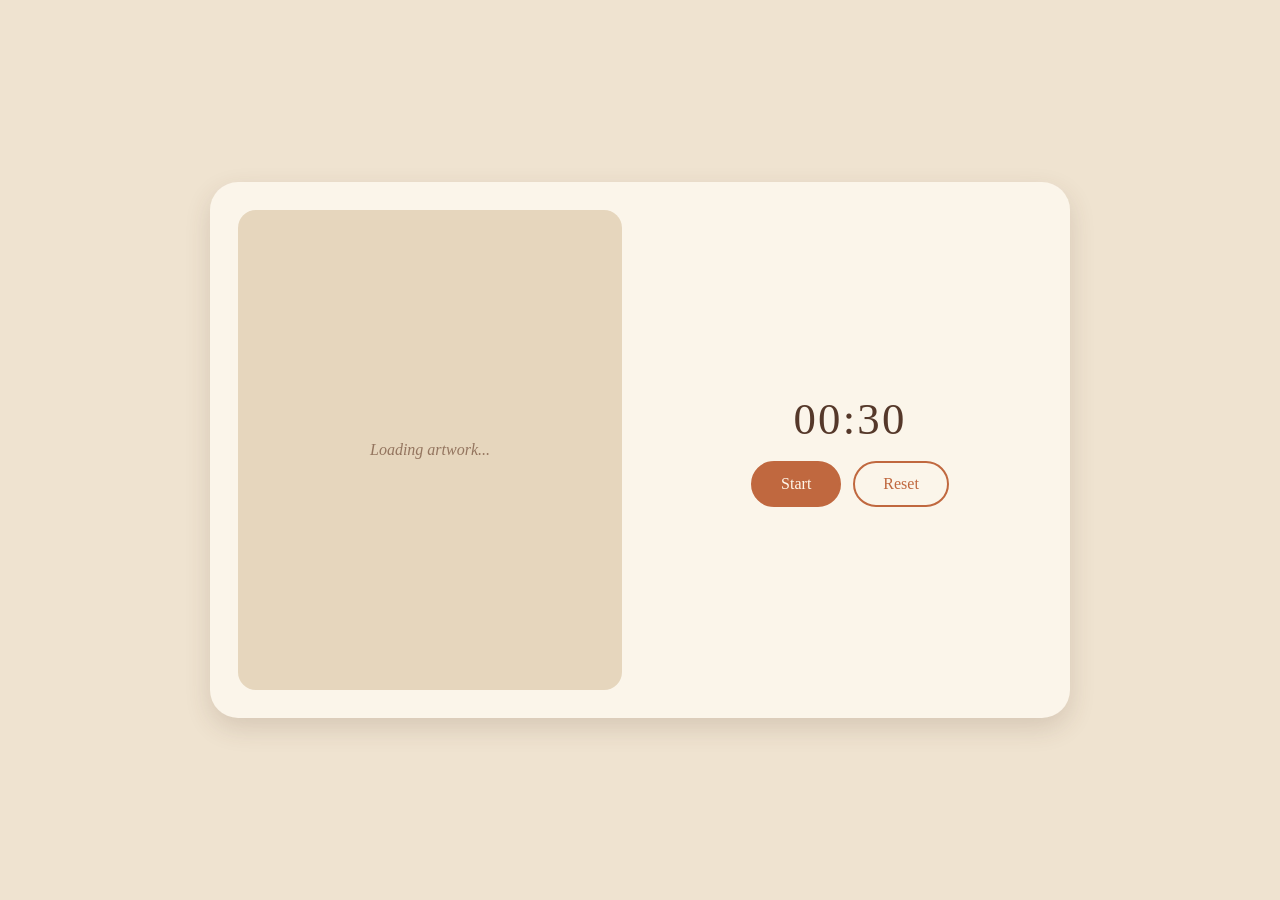
<file: index.html>
<!DOCTYPE html>
<html lang="en">
<head>
  <meta charset="UTF-8">
  <meta name="viewport" content="width=device-width, initial-scale=1.0">
  <title>Pomodoro Art</title>
  <link rel="stylesheet" href="style.css">
</head>
<body>
  <main class="card">
    <div class="art-wrap">
      <div class="art fuzzy" id="art" role="img" aria-label="Artwork placeholder"></div>
      <div class="art loading" id="loading" hidden><span>Loading artwork...</span></div>
      <img class="painting fuzzy" id="painting" alt="Painting" hidden>
    </div>
    <div class="side">
      <div class="timer" id="timer">00:30</div>
      <div id="details-slot" aria-live="polite"></div>
      <div id="message-slot" aria-live="polite"></div>
      <div class="buttons">
        <button class="pill" id="main-button" type="button">Start</button>
        <button class="pill soft" id="reset-button" type="button">Reset</button>
      </div>
    </div>
  </main>
  <script src="script.js"></script>
</body>
</html>
</file>
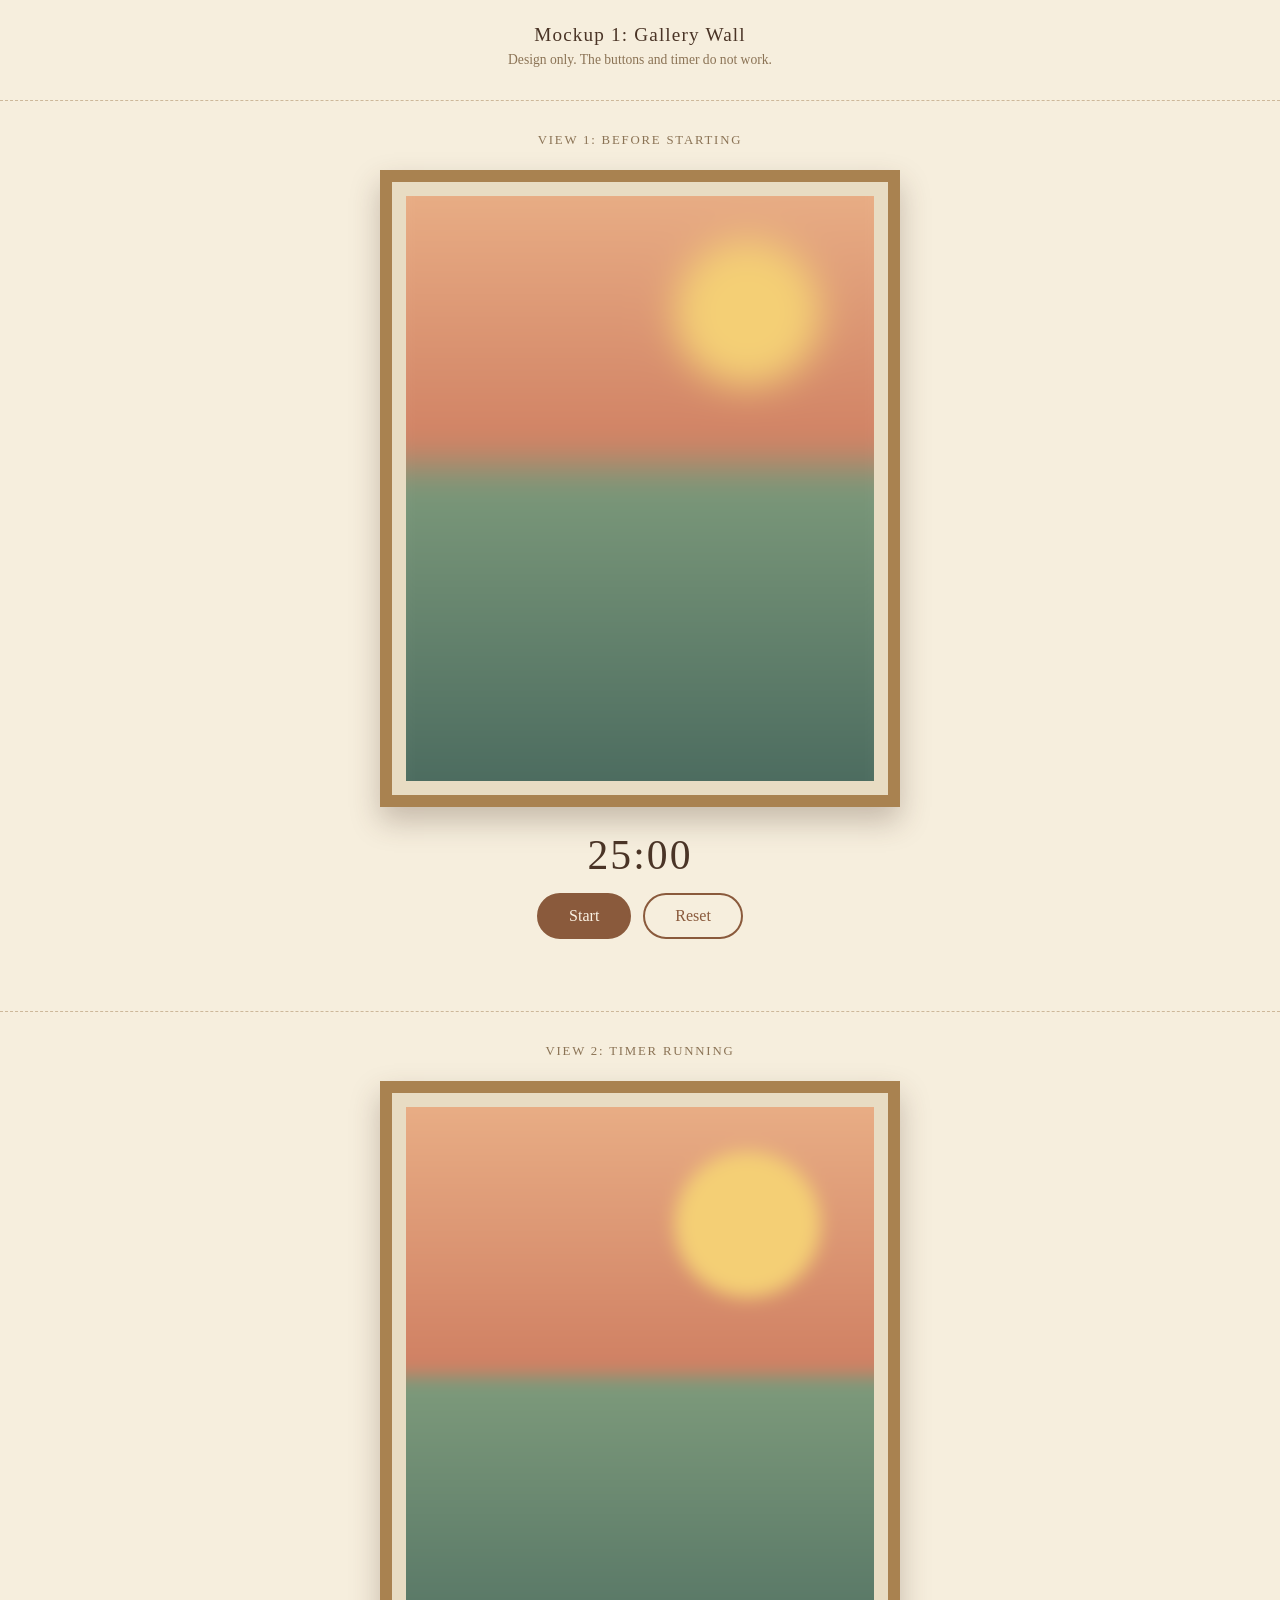
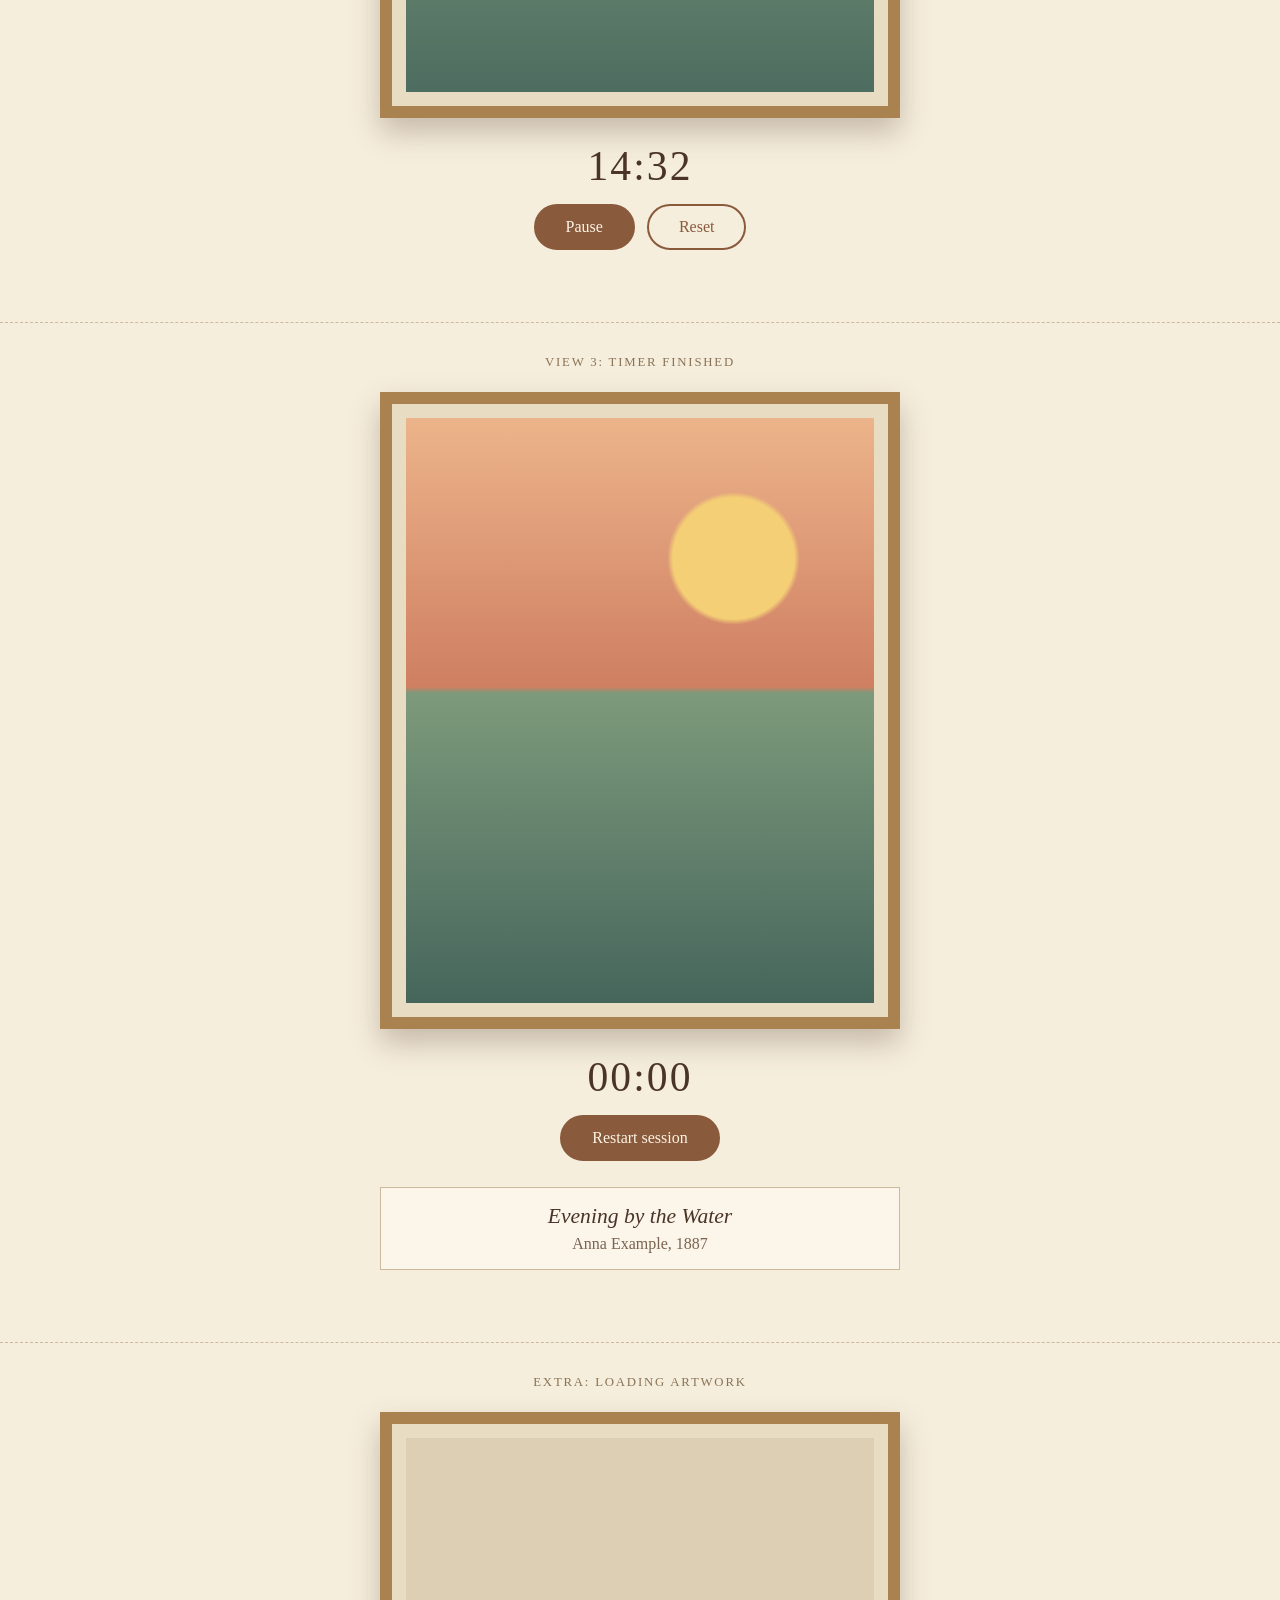
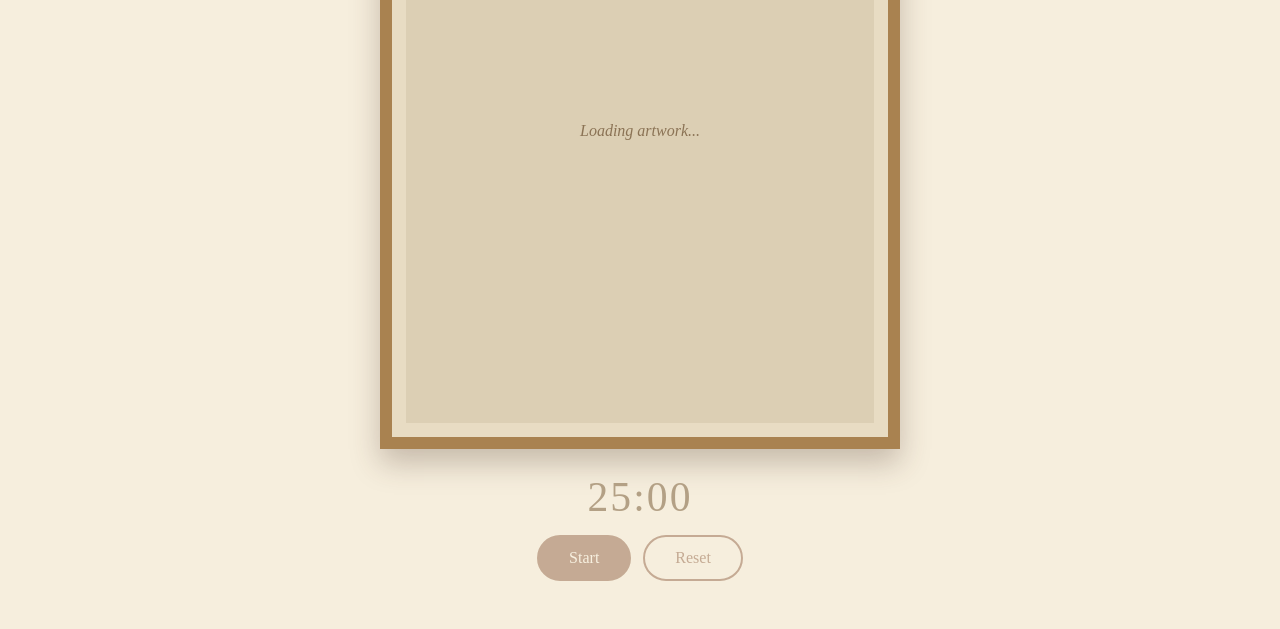
<file: mockups/gallery-wall.html>
<!DOCTYPE html>
<html lang="en">
<head>
  <meta charset="UTF-8">
  <meta name="viewport" content="width=device-width, initial-scale=1.0">
  <title>Mockup 1 - Gallery Wall</title>
  <style>
    body { margin: 0; background: #f6eedd; color: #4a3426; font-family: Georgia, "Times New Roman", serif; }
    .page-title { text-align: center; padding: 24px 16px 8px; }
    .page-title h1 { margin: 0; font-size: 1.2rem; font-weight: normal; letter-spacing: 0.06em; }
    .page-title p { margin: 6px 0 0; font-size: 0.85rem; color: #8b7355; }

    .view { padding: 32px 16px 48px; border-top: 1px dashed #cdb89a; margin-top: 24px; }
    .view-label { text-align: center; font-size: 0.8rem; letter-spacing: 0.14em; text-transform: uppercase; color: #8b7355; margin-bottom: 22px; }

    .stage { max-width: 400px; margin: 0 auto; text-align: center; }
    @media (min-width: 800px) { .stage { max-width: 520px; } }

    .frame { border: 12px solid #a98250; background: #e8dcc3; padding: 14px; box-shadow: 0 14px 28px rgba(74, 52, 38, 0.28); }
    .art-wrap { overflow: hidden; }
    .art {
      aspect-ratio: 4 / 5;
      background:
        radial-gradient(circle at 70% 24%, #f4cf75 0 11%, transparent 12%),
        linear-gradient(180deg, #ecb48a 0%, #cf7f62 46%, #7d9a7b 47%, #46665c 100%);
    }
    .art.blurred { filter: blur(16px); transform: scale(1.15); }
    .art.loading { background: #dccfb4; display: flex; align-items: center; justify-content: center; }
    .art.loading span { color: #8b7355; font-style: italic; }

    .timer { font-size: 2.6rem; margin: 24px 0 14px; letter-spacing: 0.05em; }
    .timer.muted { color: #b3a085; }
    .buttons { display: flex; gap: 12px; justify-content: center; }
    .pill { font: inherit; font-size: 1rem; padding: 12px 30px; border-radius: 999px; border: 2px solid #8a5a3c; background: #8a5a3c; color: #fbf3e4; }
    .pill.soft { background: transparent; color: #8a5a3c; }
    .pill.faded { opacity: 0.45; }

    .label { margin-top: 26px; padding: 16px 18px; border: 1px solid #cdb89a; background: #fbf5ea; text-align: center; }
    .label .name { font-style: italic; font-size: 1.35rem; }
    .label .meta { margin-top: 6px; color: #7a6350; }
  </style>
</head>
<body>
  <div class="page-title">
    <h1>Mockup 1: Gallery Wall</h1>
    <p>Design only. The buttons and timer do not work.</p>
  </div>

  <section class="view">
    <div class="view-label">View 1: Before starting</div>
    <div class="stage">
      <div class="frame"><div class="art-wrap"><div class="art blurred"></div></div></div>
      <div class="timer">25:00</div>
      <div class="buttons"><button class="pill">Start</button><button class="pill soft">Reset</button></div>
    </div>
  </section>

  <section class="view">
    <div class="view-label">View 2: Timer running</div>
    <div class="stage">
      <div class="frame"><div class="art-wrap"><div class="art blurred" style="filter: blur(8px);"></div></div></div>
      <div class="timer">14:32</div>
      <div class="buttons"><button class="pill">Pause</button><button class="pill soft">Reset</button></div>
    </div>
  </section>

  <section class="view">
    <div class="view-label">View 3: Timer finished</div>
    <div class="stage">
      <div class="frame"><div class="art-wrap"><div class="art"></div></div></div>
      <div class="timer">00:00</div>
      <div class="buttons"><button class="pill">Restart session</button></div>
      <div class="label">
        <div class="name">Evening by the Water</div>
        <div class="meta">Anna Example, 1887</div>
      </div>
    </div>
  </section>

  <section class="view">
    <div class="view-label">Extra: Loading artwork</div>
    <div class="stage">
      <div class="frame"><div class="art-wrap"><div class="art loading"><span>Loading artwork...</span></div></div></div>
      <div class="timer muted">25:00</div>
      <div class="buttons"><button class="pill faded">Start</button><button class="pill soft faded">Reset</button></div>
    </div>
  </section>
</body>
</html>
</file>
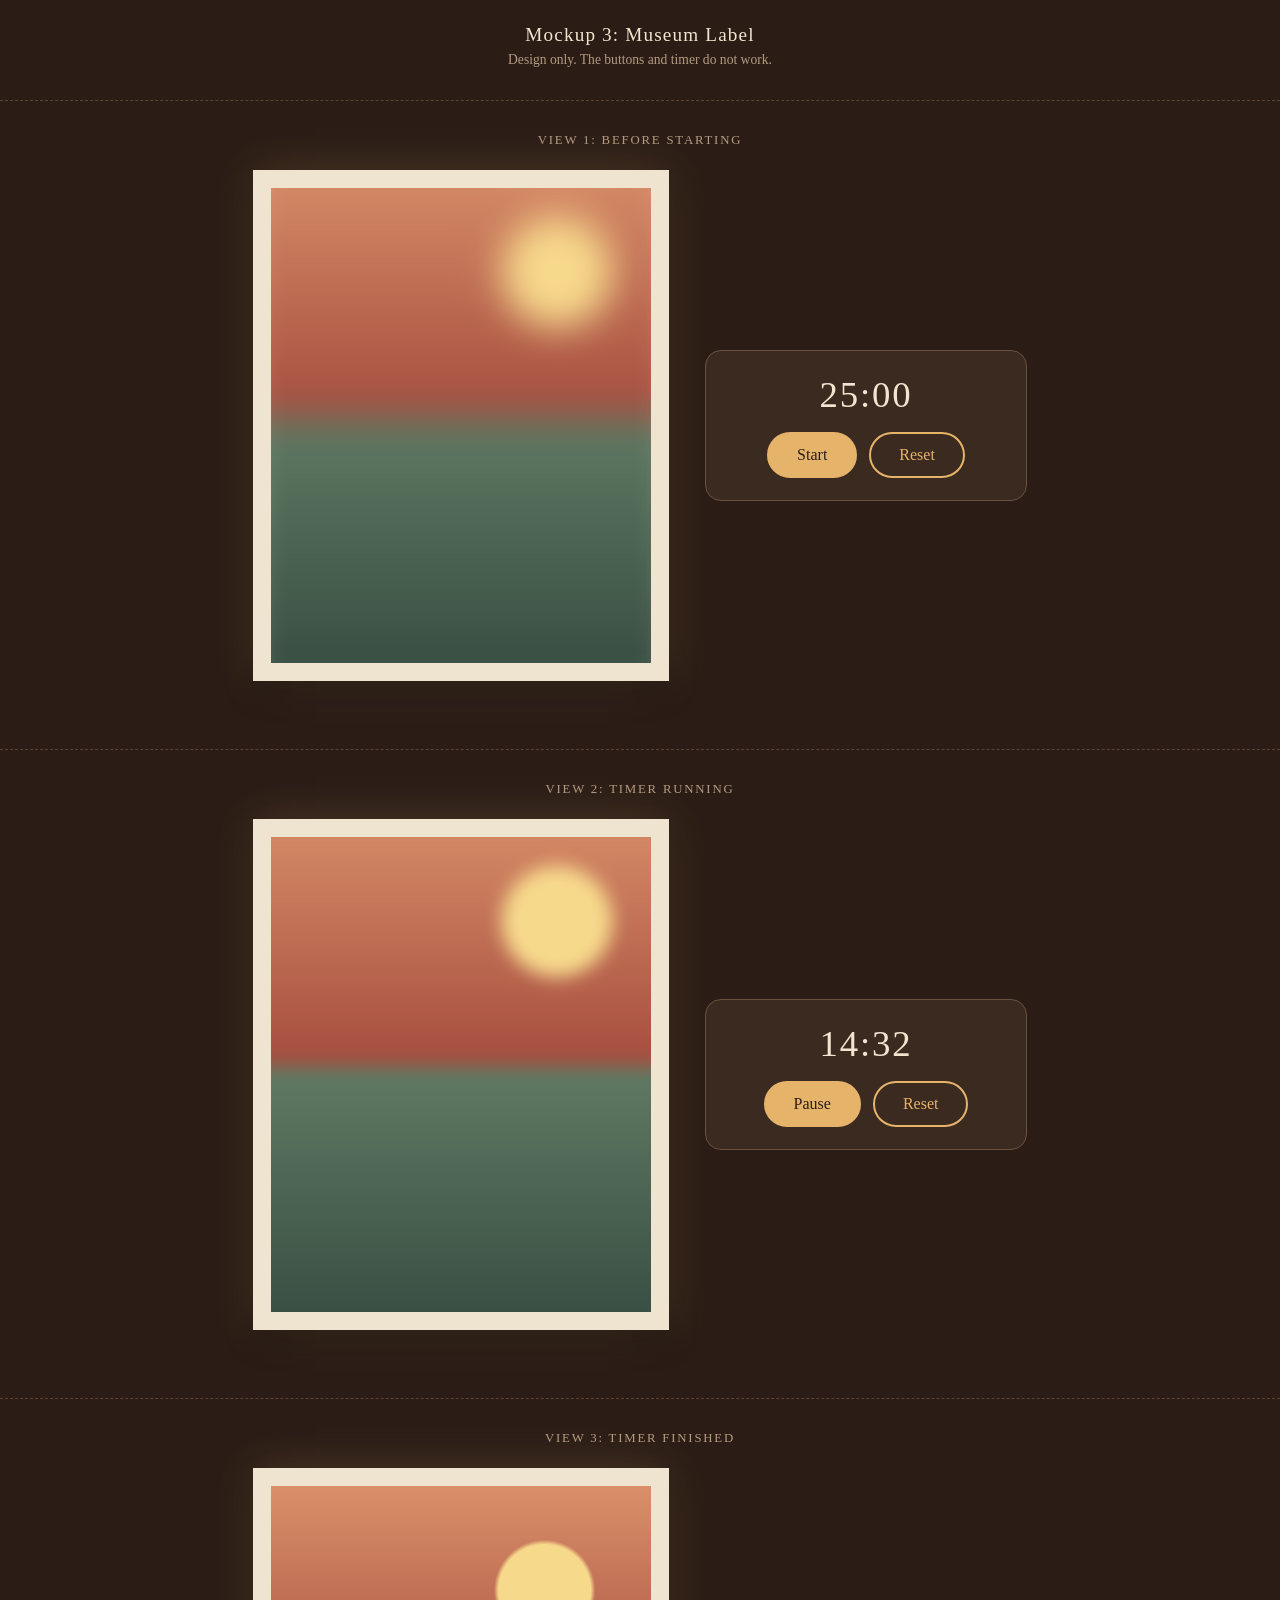
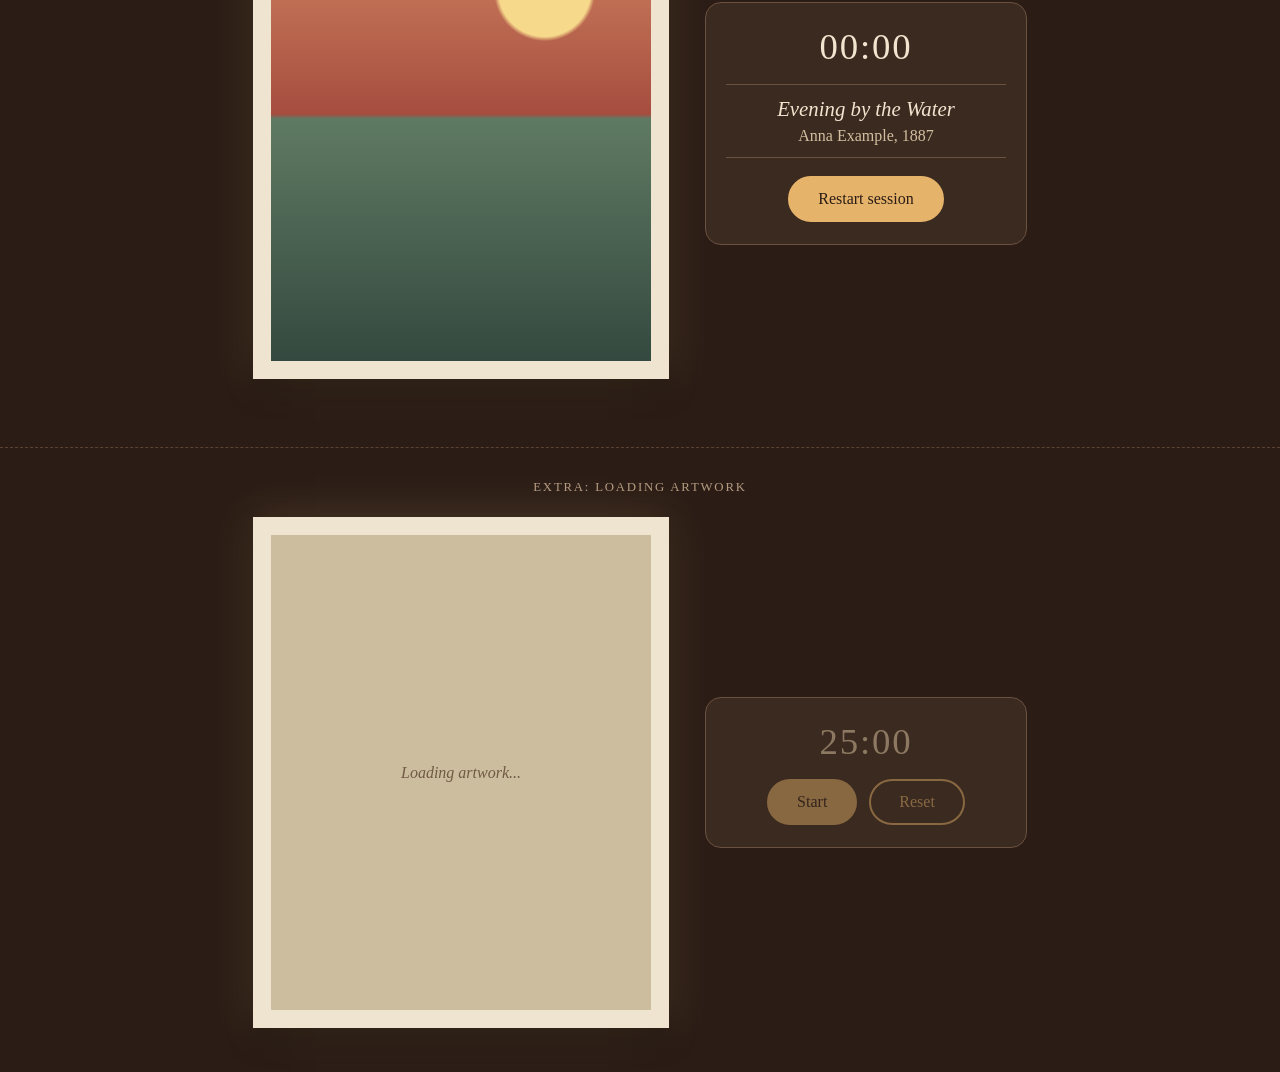
<file: mockups/museum-label.html>
<!DOCTYPE html>
<html lang="en">
<head>
  <meta charset="UTF-8">
  <meta name="viewport" content="width=device-width, initial-scale=1.0">
  <title>Mockup 3 - Museum Label</title>
  <style>
    body { margin: 0; background: #2b1d16; color: #f1e5cf; font-family: Georgia, "Times New Roman", serif; }
    .page-title { text-align: center; padding: 24px 16px 8px; }
    .page-title h1 { margin: 0; font-size: 1.2rem; font-weight: normal; letter-spacing: 0.06em; }
    .page-title p { margin: 6px 0 0; font-size: 0.85rem; color: #b49b80; }

    .view { padding: 32px 16px 44px; border-top: 1px dashed #5b4333; margin-top: 24px; }
    .view-label { text-align: center; font-size: 0.8rem; letter-spacing: 0.14em; text-transform: uppercase; color: #b49b80; margin-bottom: 22px; }

    .room { max-width: 400px; margin: 0 auto; }
    .mat { background: #efe4cf; padding: 18px; box-shadow: 0 0 40px rgba(244, 196, 120, 0.18), 0 12px 24px rgba(0, 0, 0, 0.45); }
    .art-wrap { overflow: hidden; }
    .art {
      aspect-ratio: 4 / 5;
      background:
        radial-gradient(circle at 72% 22%, #f7d98c 0 10%, transparent 11%),
        linear-gradient(180deg, #d99069 0%, #a64d3f 48%, #5f7a63 49%, #34493f 100%);
    }
    .art.blurred { filter: blur(16px); transform: scale(1.15); }
    .art.loading { background: #cdbd9f; display: flex; align-items: center; justify-content: center; }
    .art.loading span { color: #6f5a43; font-style: italic; }

    .plaque { margin-top: 22px; padding: 22px 20px; background: #3b2a20; border: 1px solid #6b5140; border-radius: 16px; text-align: center; }
    .timer { font-size: 2.3rem; letter-spacing: 0.05em; margin: 0 0 16px; }
    .timer.muted { color: #8d7861; }
    .details { margin: 0 0 18px; padding: 12px 0; border-top: 1px solid #6b5140; border-bottom: 1px solid #6b5140; }
    .details .name { font-style: italic; font-size: 1.3rem; }
    .details .meta { margin-top: 6px; color: #d3bf9f; }
    .buttons { display: flex; gap: 12px; justify-content: center; flex-wrap: wrap; }
    .pill { font: inherit; font-size: 1rem; padding: 12px 28px; border-radius: 999px; border: 2px solid #e6b36a; background: #e6b36a; color: #2b1d16; }
    .pill.soft { background: transparent; color: #e6b36a; }
    .pill.faded { opacity: 0.45; }

    /* Laptop: painting in the middle, plaque standing to its right */
    @media (min-width: 800px) {
      .room { max-width: 760px; display: flex; gap: 36px; align-items: center; justify-content: center; }
      .mat { flex: 0 0 380px; }
      .plaque { flex: 0 0 280px; margin-top: 0; }
    }
  </style>
</head>
<body>
  <div class="page-title">
    <h1>Mockup 3: Museum Label</h1>
    <p>Design only. The buttons and timer do not work.</p>
  </div>

  <section class="view">
    <div class="view-label">View 1: Before starting</div>
    <div class="room">
      <div class="mat"><div class="art-wrap"><div class="art blurred"></div></div></div>
      <div class="plaque">
        <div class="timer">25:00</div>
        <div class="buttons"><button class="pill">Start</button><button class="pill soft">Reset</button></div>
      </div>
    </div>
  </section>

  <section class="view">
    <div class="view-label">View 2: Timer running</div>
    <div class="room">
      <div class="mat"><div class="art-wrap"><div class="art blurred" style="filter: blur(8px);"></div></div></div>
      <div class="plaque">
        <div class="timer">14:32</div>
        <div class="buttons"><button class="pill">Pause</button><button class="pill soft">Reset</button></div>
      </div>
    </div>
  </section>

  <section class="view">
    <div class="view-label">View 3: Timer finished</div>
    <div class="room">
      <div class="mat"><div class="art-wrap"><div class="art"></div></div></div>
      <div class="plaque">
        <div class="timer">00:00</div>
        <div class="details">
          <div class="name">Evening by the Water</div>
          <div class="meta">Anna Example, 1887</div>
        </div>
        <div class="buttons"><button class="pill">Restart session</button></div>
      </div>
    </div>
  </section>

  <section class="view">
    <div class="view-label">Extra: Loading artwork</div>
    <div class="room">
      <div class="mat"><div class="art-wrap"><div class="art loading"><span>Loading artwork...</span></div></div></div>
      <div class="plaque">
        <div class="timer muted">25:00</div>
        <div class="buttons"><button class="pill faded">Start</button><button class="pill soft faded">Reset</button></div>
      </div>
    </div>
  </section>
</body>
</html>
</file>
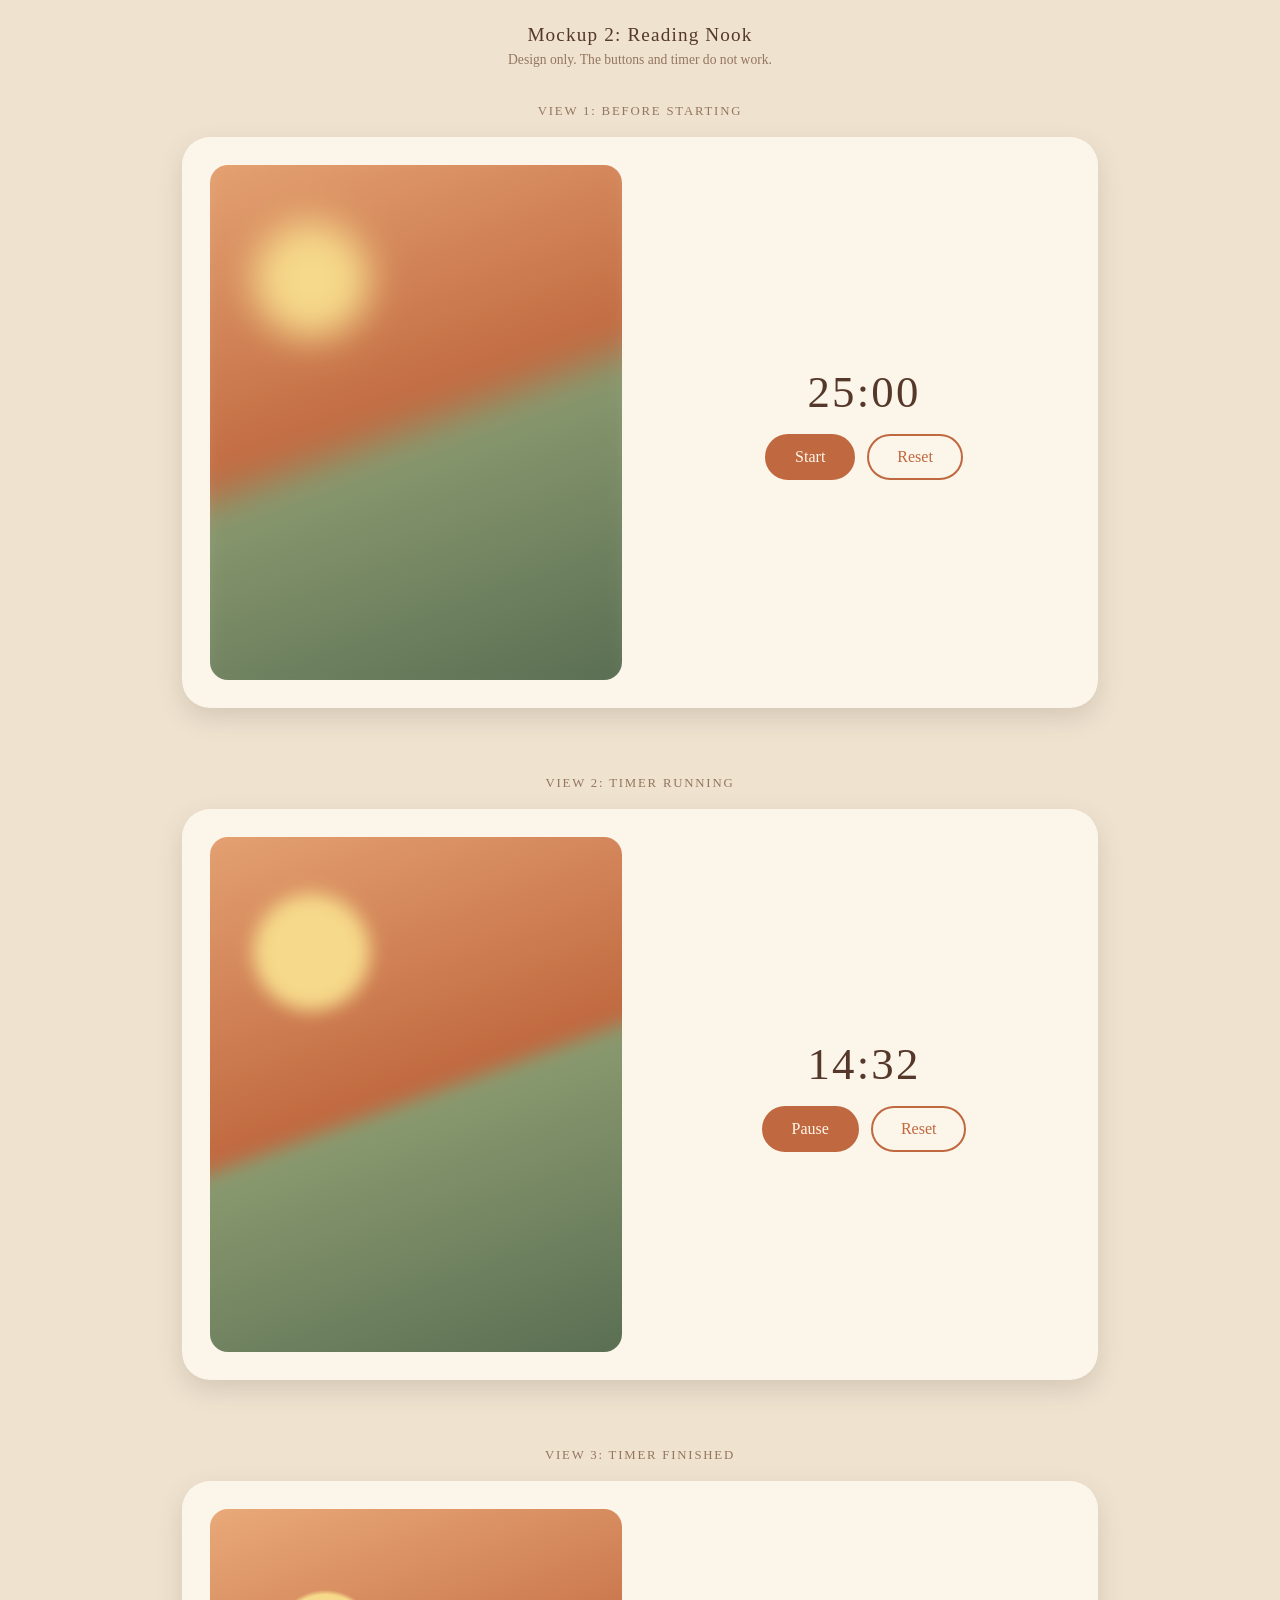
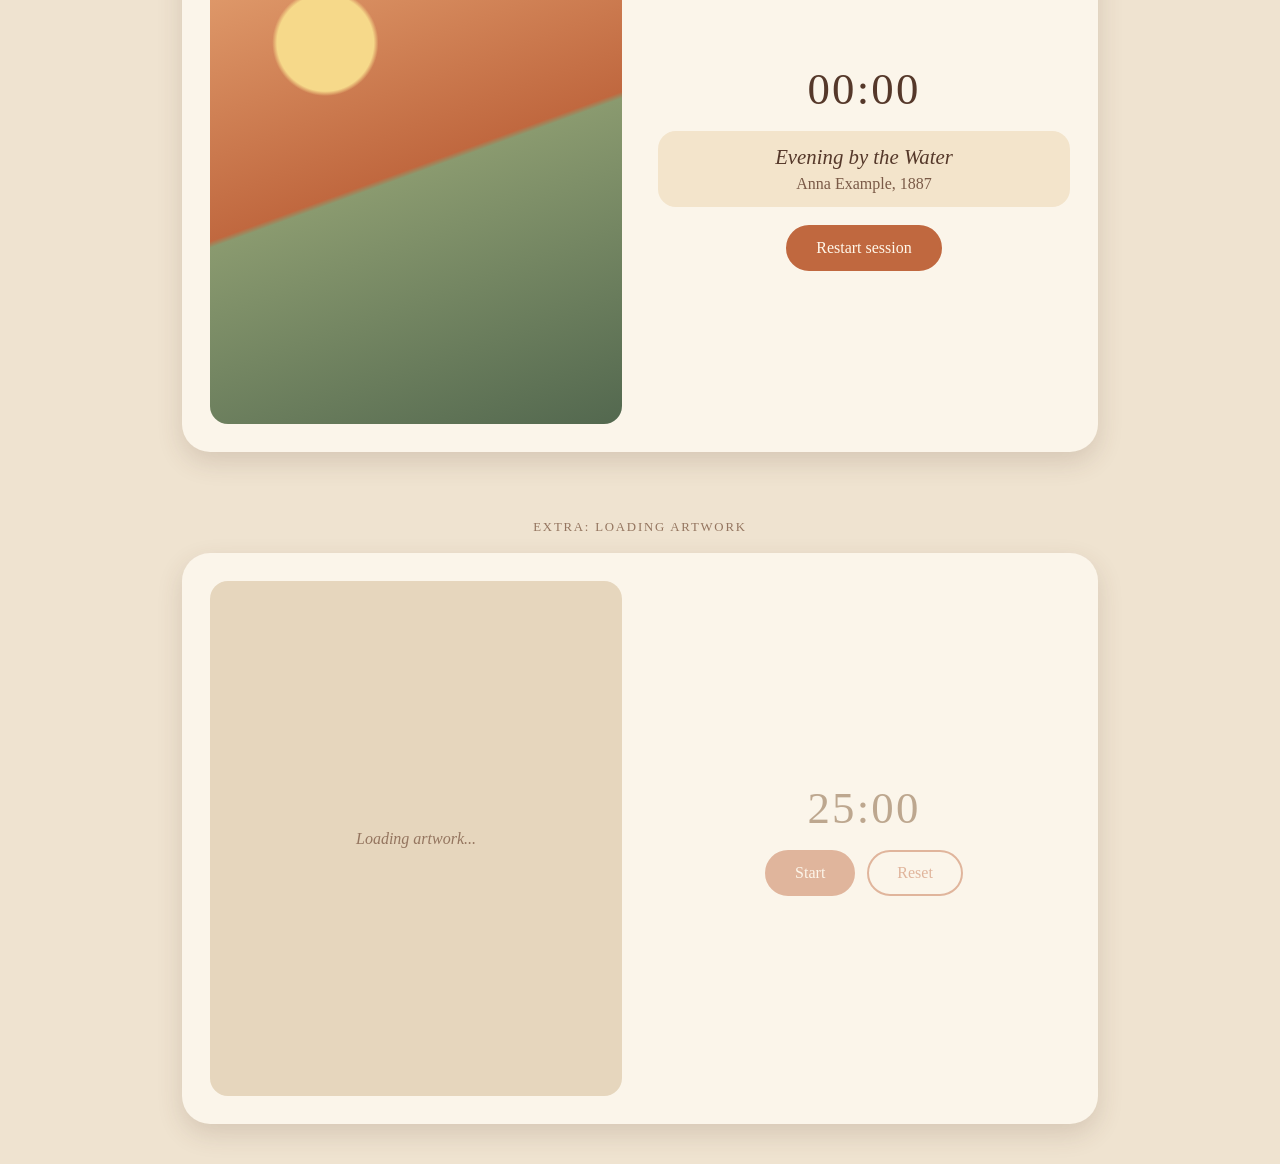
<file: mockups/reading-nook.html>
<!DOCTYPE html>
<html lang="en">
<head>
  <meta charset="UTF-8">
  <meta name="viewport" content="width=device-width, initial-scale=1.0">
  <title>Mockup 2 - Reading Nook</title>
  <style>
    body { margin: 0; background: #efe3d0; color: #55382a; font-family: Georgia, "Times New Roman", serif; }
    .page-title { text-align: center; padding: 24px 16px 8px; }
    .page-title h1 { margin: 0; font-size: 1.2rem; font-weight: normal; letter-spacing: 0.06em; }
    .page-title p { margin: 6px 0 0; font-size: 0.85rem; color: #94755f; }

    .view { padding: 28px 16px 40px; }
    .view-label { text-align: center; font-size: 0.8rem; letter-spacing: 0.14em; text-transform: uppercase; color: #94755f; margin-bottom: 18px; }

    .card { max-width: 420px; margin: 0 auto; background: #fbf5ea; border-radius: 28px; padding: 20px; box-shadow: 0 10px 26px rgba(85, 56, 42, 0.16); }
    .art-wrap { overflow: hidden; border-radius: 18px; }
    .art {
      aspect-ratio: 4 / 5;
      background:
        radial-gradient(circle at 28% 26%, #f6d98a 0 10%, transparent 11%),
        linear-gradient(160deg, #e9a978 0%, #c0683f 50%, #8a9a6f 51%, #53684f 100%);
    }
    .art.blurred { filter: blur(16px); transform: scale(1.15); }
    .art.loading { background: #e6d6bd; display: flex; align-items: center; justify-content: center; }
    .art.loading span { color: #94755f; font-style: italic; }

    .side { text-align: center; padding-top: 20px; }
    .timer { font-size: 2.3rem; letter-spacing: 0.05em; margin: 0 0 16px; }
    .timer.muted { color: #bda78f; }
    .buttons { display: flex; gap: 12px; justify-content: center; flex-wrap: wrap; }
    .pill { font: inherit; font-size: 1rem; padding: 12px 28px; border-radius: 999px; border: 2px solid #c0683f; background: #c0683f; color: #fff7ea; }
    .pill.soft { background: transparent; color: #c0683f; }
    .pill.faded { opacity: 0.45; }

    .details { margin: 0 0 18px; padding: 14px 16px; border-radius: 18px; background: #f3e4cb; }
    .details .name { font-style: italic; font-size: 1.3rem; }
    .details .meta { margin-top: 6px; color: #7a5a47; }

    /* Laptop: painting on the left, everything else on the right */
    @media (min-width: 800px) {
      .card { max-width: 860px; display: grid; grid-template-columns: 1fr 1fr; gap: 36px; align-items: center; padding: 28px; }
      .side { padding-top: 0; }
      .timer { font-size: 2.8rem; }
    }
  </style>
</head>
<body>
  <div class="page-title">
    <h1>Mockup 2: Reading Nook</h1>
    <p>Design only. The buttons and timer do not work.</p>
  </div>

  <section class="view">
    <div class="view-label">View 1: Before starting</div>
    <div class="card">
      <div class="art-wrap"><div class="art blurred"></div></div>
      <div class="side">
        <div class="timer">25:00</div>
        <div class="buttons"><button class="pill">Start</button><button class="pill soft">Reset</button></div>
      </div>
    </div>
  </section>

  <section class="view">
    <div class="view-label">View 2: Timer running</div>
    <div class="card">
      <div class="art-wrap"><div class="art blurred" style="filter: blur(8px);"></div></div>
      <div class="side">
        <div class="timer">14:32</div>
        <div class="buttons"><button class="pill">Pause</button><button class="pill soft">Reset</button></div>
      </div>
    </div>
  </section>

  <section class="view">
    <div class="view-label">View 3: Timer finished</div>
    <div class="card">
      <div class="art-wrap"><div class="art"></div></div>
      <div class="side">
        <div class="timer">00:00</div>
        <div class="details">
          <div class="name">Evening by the Water</div>
          <div class="meta">Anna Example, 1887</div>
        </div>
        <div class="buttons"><button class="pill">Restart session</button></div>
      </div>
    </div>
  </section>

  <section class="view">
    <div class="view-label">Extra: Loading artwork</div>
    <div class="card">
      <div class="art-wrap"><div class="art loading"><span>Loading artwork...</span></div></div>
      <div class="side">
        <div class="timer muted">25:00</div>
        <div class="buttons"><button class="pill faded">Start</button><button class="pill soft faded">Reset</button></div>
      </div>
    </div>
  </section>
</body>
</html>
</file>
<file: style.css>
body {
  margin: 0;
  min-height: 100vh;
  padding: 28px 16px;
  box-sizing: border-box;
  display: flex;
  align-items: center;
  justify-content: center;
  background: #efe3d0;
  color: #55382a;
  font-family: Georgia, "Times New Roman", serif;
}

.card {
  width: 100%;
  max-width: 420px;
  background: #fbf5ea;
  border-radius: 28px;
  padding: 20px;
  box-sizing: border-box;
  box-shadow: 0 10px 26px rgba(85, 56, 42, 0.16);
}

.art-wrap {
  overflow: hidden;
  border-radius: 18px;
  isolation: isolate;
}

.art {
  aspect-ratio: 4 / 5;
  background:
    radial-gradient(circle at 28% 26%, #f6d98a 0 10%, transparent 11%),
    linear-gradient(160deg, #e9a978 0%, #c0683f 50%, #8a9a6f 51%, #53684f 100%);
}

/* --p is the share of time left: 1 when the timer starts, 0 at 00:00. The
   picture is enlarged along with the blur, so the frame always cuts off the
   soft edges that a blur creates. */
.fuzzy {
  filter: blur(calc(26px * var(--p, 1)));
  transform: scale(calc(1 + 0.4 * var(--p, 1)));
}

.art.loading {
  background: #e6d6bd;
  display: flex;
  align-items: center;
  justify-content: center;
}

.art.loading span {
  color: #94755f;
  font-style: italic;
}

.painting {
  display: block;
  width: 100%;
  aspect-ratio: 4 / 5;
  object-fit: cover;
}

[hidden] {
  display: none !important;
}

.side {
  text-align: center;
  padding-top: 20px;
}

.timer {
  font-size: 2.3rem;
  letter-spacing: 0.05em;
  margin: 0 0 16px;
}

.details,
.notice {
  margin: 0 0 18px;
  padding: 14px 16px;
  border-radius: 18px;
  background: #f3e4cb;
}

.details .name {
  font-style: italic;
  font-size: 1.3rem;
}

.details .meta {
  margin-top: 6px;
  color: #7a5a47;
}

.notice .message {
  font-style: italic;
  font-size: 1.15rem;
}

.notice .retry {
  margin-top: 12px;
}

.details .met-link {
  display: inline-block;
  margin-top: 10px;
  font-size: 0.95rem;
  color: #a4522c;
  text-decoration: underline;
  text-underline-offset: 3px;
}

.details .met-link:hover {
  color: #7a3a1c;
}

.buttons {
  display: flex;
  gap: 12px;
  justify-content: center;
  flex-wrap: wrap;
}

.pill {
  font: inherit;
  font-size: 1rem;
  padding: 12px 28px;
  border-radius: 999px;
  border: 2px solid #c0683f;
  background: #c0683f;
  color: #fff7ea;
  cursor: pointer;
}

.pill.soft {
  background: transparent;
  color: #c0683f;
}

/* Laptop: artwork on the left, timer and buttons on the right */
@media (min-width: 800px) {
  .card {
    max-width: 860px;
    display: grid;
    grid-template-columns: 1fr 1fr;
    gap: 36px;
    align-items: center;
    padding: 28px;
  }

  .side {
    padding-top: 0;
  }

  .timer {
    font-size: 2.8rem;
  }
}
</file>
